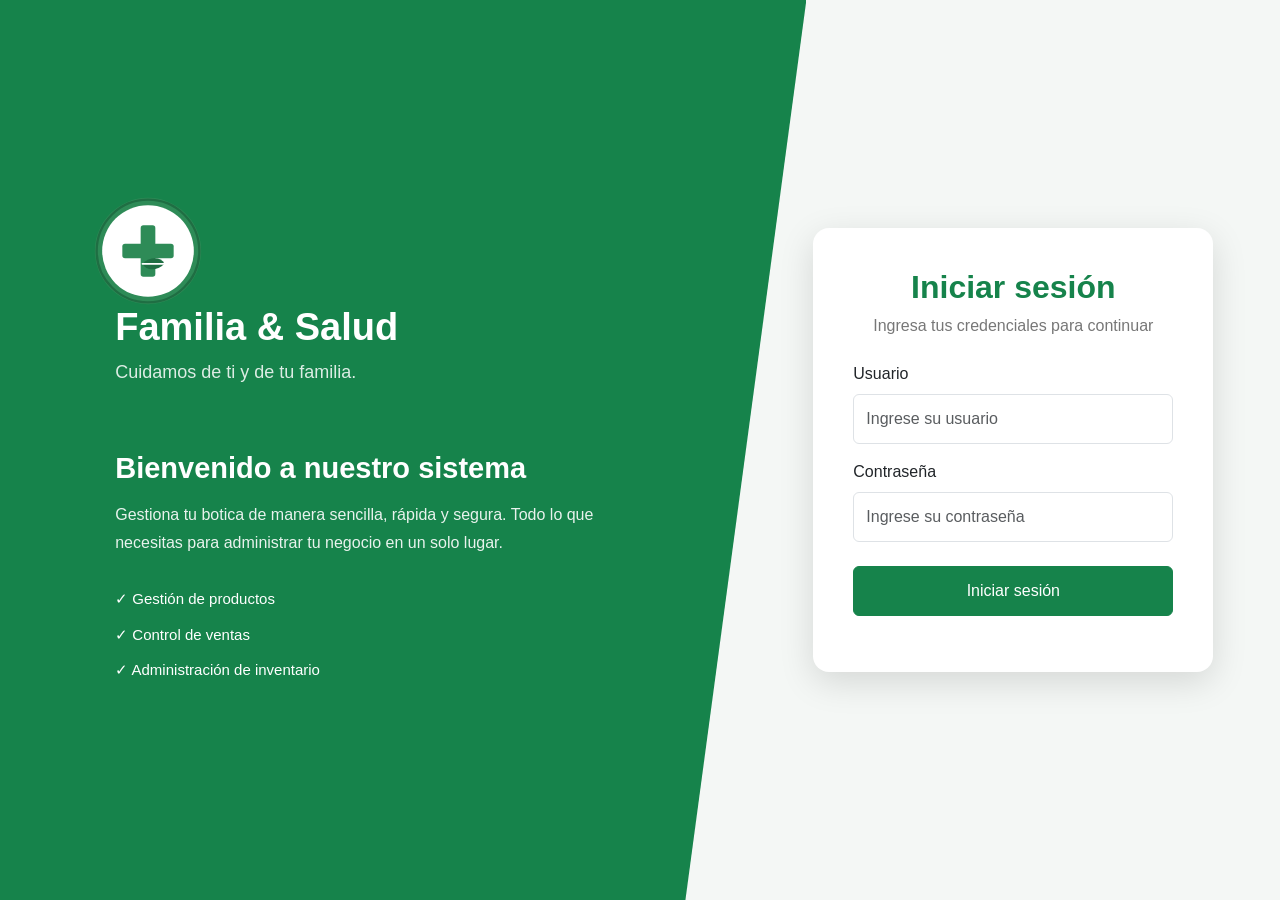
<file: frontend/html/index.html>
<!doctype html>
<html lang="es">
  <head>
    <meta charset="UTF-8" />
    <meta name="viewport" content="width=device-width, initial-scale=1.0" />

    <title>Boticas Familia & Salud</title>

    <!-- Bootstrap 5 -->
    <link
      href="https://cdn.jsdelivr.net/npm/bootstrap@5.3.8/dist/css/bootstrap.min.css"
      rel="stylesheet"
    />

    <!-- Estilos propios -->
    <link rel="stylesheet" href="../css/estilos.css" />
  </head>

  <body>
    <main class="container-fluid">
      <div class="row min-vh-100">
        <!-- LADO IZQUIERDO -->
        <section
          class="col-lg-7 zona-izquierda d-flex flex-column justify-content-center"
        >
          <div class="contenido-marca">
            <!-- Logo provisional -->
            <div class="logo-marca">
              <img
                src="../assets/logo.svg"
                alt="Logo Boticas Familia & Salud"
              />
            </div>

            <h1>Familia & Salud</h1>

            <p class="subtitulo">Cuidamos de ti y de tu familia.</p>

            <div class="mensaje-bienvenida">
              <h2>Bienvenido a nuestro sistema</h2>

              <p>
                Gestiona tu botica de manera sencilla, rápida y segura. Todo lo
                que necesitas para administrar tu negocio en un solo lugar.
              </p>
            </div>

            <div class="beneficios">
              <div>✓ Gestión de productos</div>
              <div>✓ Control de ventas</div>
              <div>✓ Administración de inventario</div>
            </div>
          </div>
        </section>

        <!-- LADO DERECHO -->
        <section
          class="col-12 col-lg-5 zona-derecha d-flex justify-content-center align-items-center"
        >
          <div class="login w-100">
            <div class="text-center mb-4">
              <h2>Iniciar sesión</h2>
              <p>Ingresa tus credenciales para continuar</p>
            </div>

            <form id="formulario-login">
              <label for="usuario" class="form-label"> Usuario </label>

              <input
                type="text"
                id="usuario"
                class="form-control mb-3"
                placeholder="Ingrese su usuario"
                required
              />

              <label for="contrasena" class="form-label"> Contraseña </label>

              <input
                type="password"
                id="contrasena"
                class="form-control mb-4"
                placeholder="Ingrese su contraseña"
                required
              />

              <button type="submit" class="btn btn-success w-100">
                Iniciar sesión
              </button>

              <p id="mensaje" class="mt-3"></p>
            </form>
          </div>
        </section>
      </div>
    </main>

    <script src="https://cdn.jsdelivr.net/npm/bootstrap@5.3.8/dist/js/bootstrap.bundle.min.js"></script>
    <script src="../js/app.js"></script>
  </body>
</html>
</file>
<file: frontend/css/estilos.css>
* {
  box-sizing: border-box;
}

body {
  margin: 0;
  font-family: Arial, sans-serif;
  background: #f4f7f5;
}

/* LADO IZQUIERDO */
.zona-izquierda {
  position: relative;
  isolation: isolate;
  padding: 60px 9%;
  color: white;
}

.zona-izquierda::before {
  content: "";
  position: absolute;
  z-index: -1;
  inset: 0 -8% 0 0;
  background: #16834b;
  clip-path: polygon(0 0, 100% 0, 85% 100%, 0 100%);
}

/* MARCA */
.contenido-marca {
  max-width: 570px;
}

.logo-marca {
  width: 65px;
  height: 65px;
  border: 2px solid white;
  border-radius: 18px;
  display: flex;
  justify-content: center;
  align-items: center;
  margin-bottom: 22px;
}

.logo-marca span {
  font-size: 48px;
  font-weight: bold;
}

.contenido-marca h1 {
  font-size: 38px;
  font-weight: bold;
  margin-bottom: 8px;
}

.subtitulo {
  font-size: 18px;
  opacity: 0.85;
}

.mensaje-bienvenida {
  margin-top: 65px;
  max-width: 480px;
}

.mensaje-bienvenida h2 {
  font-size: 29px;
  font-weight: bold;
  margin-bottom: 15px;
}

.mensaje-bienvenida p {
  font-size: 16px;
  line-height: 1.8;
  opacity: 0.9;
}

.beneficios {
  margin-top: 30px;
  display: flex;
  flex-direction: column;
  gap: 13px;
  font-size: 15px;
}

/* LADO DERECHO */
.zona-derecha {
  padding: 40px;
}

.login {
  max-width: 400px;
  padding: 40px;
  background: white;
  border-radius: 16px;
  box-shadow: 0 10px 35px rgba(0, 0, 0, 0.13);
}

.login h2 {
  color: #16834b;
  font-weight: bold;
}

.login p {
  color: #777;
}

.login .form-control {
  padding: 12px;
}

.login .btn {
  padding: 12px;
  background: #16834b;
  border-color: #16834b;
}
/*logo_botica*/

.logo-marca {
  margin-bottom: 22px;
}

.logo-marca img {
  width: 110px;
  height: auto;
  object-fit: contain;
}

/* RESPONSIVE */
@media (max-width: 991.98px) {
  .zona-izquierda {
    min-height: 350px;
    padding: 40px 30px;
  }

  .zona-izquierda::before {
    inset: 0;
    clip-path: polygon(0 0, 100% 0, 100% 85%, 0 100%);
  }

  .contenido-marca {
    max-width: 100%;
  }

  .contenido-marca h1 {
    font-size: 30px;
  }

  .mensaje-bienvenida {
    margin-top: 25px;
  }

  .mensaje-bienvenida h2 {
    font-size: 23px;
  }

  .beneficios {
    display: none;
  }

  .zona-derecha {
    padding: 35px 20px;
  }
}

@media (max-width: 480px) {
  .zona-izquierda {
    min-height: 300px;
    padding: 30px 24px;
  }

  .logo-marca {
    width: 50px;
    height: 50px;
  }

  .contenido-marca h1 {
    font-size: 26px;
  }

  .mensaje-bienvenida {
    margin-top: 20px;
  }

  .mensaje-bienvenida p {
    font-size: 14px;
  }

  .login {
    padding: 28px 22px;
  }
}
</file>
<file: frontend/css/dashboard.css>
/* 
   DASHBOARD
*/

.pagina-dashboard {
  background: #f4f7f5;
  min-height: 100vh;
}

/* 
   MENÚ LATERAL
 */

.sidebar {
  width: 250px;
  height: 100vh;
  position: fixed;
  top: 0;
  left: 0;
  background: #16834b;
  color: white;
  display: flex;
  flex-direction: column;
  flex-shrink: 0;
  overflow-y: auto;
  overflow-x: hidden;
  z-index: 1000;
}

.sidebar-logo {
  min-height: 85px;
  display: flex;
  align-items: center;
  gap: 12px;
  padding: 15px 20px;
  border-bottom: 1px solid rgba(255, 255, 255, 0.15);
  font-weight: bold;
}

.sidebar-logo img {
  width: 42px;
  height: 42px;
  object-fit: contain;
  background: white;
  border-radius: 8px;
  padding: 3px;
}

.sidebar-menu {
  padding: 25px 12px;
  flex-grow: 1;
}

.menu-titulo {
  font-size: 11px;
  color: rgba(255, 255, 255, 0.65);
  font-weight: bold;
  padding: 0 12px;
  margin-bottom: 15px;
}

.menu-link {
  width: 100%;
  display: flex;
  align-items: center;
  gap: 13px;
  color: rgba(255, 255, 255, 0.85);
  text-decoration: none;
  padding: 12px 14px;
  margin-bottom: 6px;
  border: none;
  border-radius: 7px;
  background: transparent;
  font: inherit;
  text-align: left;
  cursor: pointer;
  transition:
    background 0.2s,
    color 0.2s;
}

.menu-link:hover,
.menu-link.activo {
  background: rgba(255, 255, 255, 0.18);
  color: white;
}

.menu-link i {
  font-size: 19px;
}

.menu-link[hidden],
.opcion-movil[hidden],
.opcion-panel-mas[hidden],
[data-modulo][hidden] {
  display: none !important;
}

.sidebar-footer {
  padding: 15px 12px;
  border-top: 1px solid rgba(255, 255, 255, 0.15);
}

.boton-cerrar-sesion {
  font-size: 15px;
}

/* 
   CONTENIDO PRINCIPAL
*/

.contenido-principal {
  min-width: 0;
  margin-left: 250px;
  width: calc(100% - 250px);
  animation: entradaPagina 0.35s ease-out;
}

/* 
   BARRA SUPERIOR
*/

.topbar {
  min-height: 85px;
  background: white;
  display: flex;
  align-items: center;
  justify-content: space-between;
  padding: 15px 30px;
  border-bottom: 1px solid #e8ece9;
  gap: 15px;
}

.usuario-info {
  display: flex;
  align-items: center;
  gap: 12px;
}

.usuario-info strong {
  display: block;
  color: #26352c;
  font-size: 14px;
}

.usuario-info small {
  display: block;
  color: #777;
  font-size: 12px;
}

.usuario-avatar {
  width: 42px;
  height: 42px;
  background: #e6f4eb;
  color: #16834b;
  border-radius: 50%;
  display: flex;
  justify-content: center;
  align-items: center;
  font-size: 22px;
  flex-shrink: 0;
}

/* 
   CONTENIDO DEL DASHBOARD
 */

.contenido-dashboard {
  padding: 30px;
}

/*
   TARJETAS ESTADÍSTICAS
 */

.tarjeta-estadistica {
  background: #ffffff;
  padding: 22px;
  border-radius: 12px;
  border: 1px solid #edf0ed;
  box-shadow: 0 3px 12px rgba(0, 0, 0, 0.04);
  display: flex;
  align-items: center;
  gap: 18px;
  height: 100%;
  transition:
    transform 0.2s,
    box-shadow 0.2s;
}

.tarjeta-estadistica:hover {
  transform: translateY(-3px);
  box-shadow: 0 6px 18px rgba(0, 0, 0, 0.08);
}

.tarjeta-icono {
  width: 55px;
  height: 55px;
  min-width: 55px;
  border-radius: 12px;
  display: flex;
  align-items: center;
  justify-content: center;
  font-size: 25px;
}

.ventas-icono {
  background: #e3f5e9;
  color: #16834b;
}

.productos-icono {
  background: #e5efff;
  color: #3478d4;
}

.clientes-icono {
  background: #f0eaff;
  color: #8154c7;
}

.stock-icono {
  background: #fff0df;
  color: #e58b27;
}

.tarjeta-informacion {
  min-width: 0;
}

.tarjeta-informacion p {
  color: #777;
  font-size: 14px;
  margin-bottom: 6px;
}

.tarjeta-informacion h3 {
  color: #26352c;
  font-size: 23px;
  font-weight: bold;
  margin-bottom: 5px;
}

.tarjeta-informacion small {
  color: #999;
  font-size: 12px;
}

/* 
   GRÁFICOS DEL DASHBOARD
 */

.panel-dashboard {
  background: #ffffff;
  border: 1px solid #edf0ed;
  border-radius: 12px;
  padding: 22px;
  height: 100%;
  box-shadow: 0 3px 12px rgba(0, 0, 0, 0.04);
}

.panel-encabezado {
  margin-bottom: 20px;
}

.panel-encabezado h5 {
  font-size: 17px;
  font-weight: bold;
  color: #26352c;
  margin-bottom: 5px;
}

.panel-encabezado small {
  color: #888;
  font-size: 13px;
}

.grafico-contenedor {
  position: relative;
  width: 100%;
  height: 280px;
}

/* 
   MENÚ INFERIOR MÓVIL
 */

.menu-inferior {
  display: none;
}

.opcion-movil {
  display: flex;
  flex-direction: column;
  align-items: center;
  justify-content: center;
  gap: 4px;
  color: #777;
  text-decoration: none;
  font-size: 11px;
  flex: 1;
  height: 100%;
  border: none;
  background: transparent;
  cursor: pointer;
  transition: color 0.2s;
}

.opcion-movil i {
  font-size: 21px;
}

.opcion-movil:hover,
.opcion-movil.activo {
  color: #16834b;
  font-weight: bold;
}

.opcion-movil:focus-visible,
.opcion-panel-mas:focus-visible {
  outline: 2px solid #16834b;
  outline-offset: 3px;
}

/* 
   PANEL MÁS - DESLIZAMIENTO Y SCROLL
 */

.panel-mas {
  height: 85vh !important;
  height: 85dvh !important;
  max-height: 85dvh;
  display: flex;
  flex-direction: column;
  border-radius: 20px 20px 0 0;
  border: none;
  box-shadow: 0 -5px 20px rgba(0, 0, 0, 0.12);
  overflow: hidden;
}

.panel-mas .offcanvas-header {
  flex: 0 0 auto;
  padding: 20px 22px 12px;
  border-bottom: 1px solid #edf0ed;
  background: #fff;
}

.panel-mas .offcanvas-title {
  font-size: 18px;
  font-weight: bold;
  color: #26352c;
}

.panel-mas .offcanvas-body {
  flex: 1 1 auto;
  min-height: 0;
  overflow-y: auto !important;
  overscroll-behavior: contain;
  -webkit-overflow-scrolling: touch;
  padding: 18px 20px 35px;
}

.lista-opciones-mas {
  display: grid;
  grid-template-columns: repeat(2, minmax(0, 1fr));
  gap: 12px;
  padding-bottom: 15px;
}

.opcion-panel-mas {
  min-height: 75px;
  display: flex;
  align-items: center;
  gap: 12px;
  padding: 15px;
  border: 1px solid #edf0ed;
  border-radius: 10px;
  background: #fff;
  color: #34443a;
  text-decoration: none;
  font-size: 14px;
  text-align: left;
  cursor: pointer;
  transition: 0.2s;
}

.opcion-panel-mas:hover {
  background: #eaf6ee;
  border-color: #16834b;
  color: #16834b;
}

.opcion-panel-mas i {
  font-size: 21px;
  color: #16834b;
}

.cerrar-sesion-movil {
  width: 100%;
  font-family: inherit;
}

.cerrar-sesion-movil i {
  color: #dc3545;
}

.cerrar-sesion-movil:hover {
  background: #fff0f0;
  border-color: #dc3545;
  color: #dc3545;
}

/* 
   TABLETS Y MÓVILES
*/

@media (max-width: 991.98px) {
  /* Menú lateral desplegable */

  .sidebar {
    display: flex;
    position: fixed;
    top: 0;
    left: 0;
    width: 270px;
    max-width: 85vw;
    height: 100vh;
    height: 100dvh;
    z-index: 1100;
    transform: translateX(-100%);
    transition: transform 0.3s ease;
  }

  .sidebar.sidebar-abierto {
    transform: translateX(0);
  }

  .fondo-menu-movil {
    position: fixed;
    inset: 0;
    background: rgba(0, 0, 0, 0.45);
    z-index: 1090;
    opacity: 0;
    visibility: hidden;
    transition:
      opacity 0.3s ease,
      visibility 0.3s ease;
  }

  .fondo-menu-movil.fondo-menu-visible {
    opacity: 1;
    visibility: visible;
  }

  /* Contenido */

  .contenido-principal {
    margin-left: 0;
    width: 100%;
  }

  /* Barra inferior */

  .menu-inferior {
    position: fixed;
    display: flex;
    align-items: center;
    justify-content: space-around;
    bottom: 0;
    left: 0;
    width: 100%;
    height: 68px;
    padding: 5px 4px;
    background: #ffffff;
    border-top: 1px solid #e8ece9;
    box-shadow: 0 -3px 15px rgba(0, 0, 0, 0.07);
    z-index: 1050;
  }
}

/* 
   GRÁFICOS EN MÓVILES
 */

@media (max-width: 575.98px) {
  .topbar {
    min-height: 75px;
    padding: 12px;
  }

  .topbar h5 {
    font-size: 16px;
  }

  .contenido-dashboard {
    padding: 18px 12px 100px;
  }

  .tarjeta-estadistica {
    padding: 17px;
    gap: 13px;
  }

  .tarjeta-icono {
    width: 48px;
    height: 48px;
    min-width: 48px;
    font-size: 22px;
  }

  .tarjeta-informacion h3 {
    font-size: 20px;
  }

  .panel-dashboard {
    padding: 16px;
  }

  .grafico-contenedor {
    height: 240px;
  }

  .lista-opciones-mas {
    grid-template-columns: 1fr;
  }

  .opcion-movil {
    font-size: 10px;
  }

  .opcion-movil i {
    font-size: 20px;
  }
}

/* 
   ANIMACIÓN
*/

@keyframes entradaPagina {
  from {
    opacity: 0;
    transform: translateY(8px);
  }

  to {
    opacity: 1;
    transform: translateY(0);
  }
}

/* 
   ACCESIBILIDAD
 */

@media (prefers-reduced-motion: reduce) {
  *,
  *::before,
  *::after {
    animation-duration: 0.01ms !important;
    transition-duration: 0.01ms !important;
  }
}
</file>
<file: frontend/css/clientes.css>
/* ENCABEZADO */
.encabezado-clientes {
  display: flex;
  justify-content: space-between;
  align-items: center;
  gap: 15px;
  margin-bottom: 25px;
}

.encabezado-clientes h4 {
  margin: 0 0 6px;
  font-weight: 700;
  color: #263238;
}

.encabezado-clientes p {
  margin: 0;
  color: #78838b;
  font-size: 14px;
}

/* 
   TARJETAS DE ESTADÍSTICAS
 */

.tarjeta-cliente {
  background: #fff;
  border: 1px solid #edf0f2;
  border-radius: 12px;
  padding: 22px;
  display: flex;
  align-items: center;
  justify-content: space-between;
  min-height: 110px;
}

.tarjeta-cliente span {
  color: #78838b;
  font-size: 14px;
}

.tarjeta-cliente h3 {
  margin: 8px 0 0;
  color: #263238;
  font-weight: 700;
}

.icono-tarjeta {
  width: 48px;
  height: 48px;
  flex-shrink: 0;
  border-radius: 12px;
  background: #e8f5ed;
  color: #16834b;
  display: flex;
  align-items: center;
  justify-content: center;
  font-size: 23px;
}

/* 
   PANEL DE CLIENTES
 */

.panel-clientes {
  background: #fff;
  border: 1px solid #edf0f2;
  border-radius: 12px;
  padding: 22px;
}

.panel-clientes-header {
  display: flex;
  align-items: center;
  justify-content: space-between;
  gap: 12px;
  margin-bottom: 20px;
}

.panel-clientes-header h5 {
  margin: 0 0 5px;
  font-weight: 700;
  color: #263238;
}

.panel-clientes-header p {
  margin: 0;
  color: #78838b;
  font-size: 13px;
}

/* 
   BÚSQUEDA
 */

.filtros-clientes {
  display: flex;
  gap: 10px;
  margin-bottom: 18px;
}

.campo-busqueda {
  position: relative;
  flex: 1;
  min-width: 0;
}

.campo-busqueda i {
  position: absolute;
  left: 13px;
  top: 50%;
  transform: translateY(-50%);
  color: #89939a;
  pointer-events: none;
}

.campo-busqueda input {
  padding-left: 38px;
  min-height: 40px;
}

/*
   TABLA
 */

.tabla-clientes {
  margin-bottom: 0;
  white-space: nowrap;
}

.tabla-clientes thead th {
  background: #f7f9f8;
  color: #68747b;
  font-size: 12px;
  font-weight: 600;
  padding: 14px 12px;
  border-bottom: 1px solid #e9eeeb;
}

.tabla-clientes tbody td {
  padding: 13px 12px;
  color: #4d5960;
  font-size: 13px;
  border-bottom: 1px solid #f0f2f1;
}

.nombre-cliente-tabla {
  display: flex;
  align-items: center;
  gap: 10px;
}

.nombre-cliente-tabla strong {
  color: #344047;
  font-weight: 600;
}

.avatar-cliente-tabla {
  width: 34px;
  height: 34px;
  flex-shrink: 0;
  border-radius: 50%;
  background: #e8f5ed;
  color: #16834b;
  display: flex;
  align-items: center;
  justify-content: center;
  font-size: 17px;
}

.acciones-cliente {
  display: flex;
  justify-content: center;
  gap: 5px;
}

.acciones-cliente .btn {
  width: 32px;
  height: 30px;
  padding: 3px;
}

/* 
   ESTADO VACÍO
 */

.estado-vacio {
  text-align: center;
  padding: 35px 15px;
  color: #78838b;
}

.estado-vacio > i {
  font-size: 38px;
  color: #aab5ae;
}

.estado-vacio h6 {
  color: #344047;
  margin-top: 12px;
  font-weight: 600;
}

.estado-vacio p {
  font-size: 13px;
  margin-bottom: 0;
}

.pie-tabla-clientes {
  padding-top: 15px;
  color: #78838b;
  font-size: 12px;
}

/* 
   MODALES DEL MÓDULO CLIENTES
*/

#modalCliente .modal-content,
#modalDetalleCliente .modal-content {
  border: 0;
  border-radius: 13px;
  overflow: hidden;
}

#modalCliente .modal-header,
#modalDetalleCliente .modal-header {
  padding: 20px 22px;
  border-bottom: 1px solid #edf0f2;
}

#modalCliente .modal-title,
#modalDetalleCliente .modal-title {
  color: #263238;
  font-weight: 700;
}

#modalCliente .modal-header small,
#modalDetalleCliente .modal-header small {
  color: #78838b;
}

#modalCliente .modal-body,
#modalDetalleCliente .modal-body {
  padding: 22px;
}

#modalCliente .modal-footer,
#modalDetalleCliente .modal-footer {
  padding: 15px 22px;
  border-top: 1px solid #edf0f2;
}

#modalCliente .form-label {
  font-size: 13px;
  font-weight: 600;
  color: #46535a;
}

#modalCliente .form-control {
  min-height: 42px;
  font-size: 14px;
}

/* 
   DETALLE DEL CLIENTE
 */

.detalle-cliente-avatar {
  width: 65px;
  height: 65px;
  border-radius: 50%;
  background: #e8f5ed;
  color: #16834b;
  font-size: 30px;
  display: flex;
  align-items: center;
  justify-content: center;
  margin: 5px auto 0;
}

.dato-detalle {
  display: flex;
  justify-content: space-between;
  gap: 15px;
  padding: 12px 0;
  border-bottom: 1px solid #edf0f2;
  font-size: 13px;
}

.dato-detalle span {
  color: #78838b;
}

.dato-detalle strong {
  color: #344047;
  text-align: right;
  font-weight: 600;
  overflow-wrap: anywhere;
}

/* 
   MENÚ INFERIOR MÓVIL
 */

.menu-inferior {
  display: none;
}

.opcion-movil {
  border: none;
  background: transparent;
  color: #78838b;
  text-decoration: none;
  display: flex;
  flex-direction: column;
  align-items: center;
  justify-content: center;
  gap: 4px;
  flex: 1;
  min-width: 0;
  padding: 8px 4px;
  font-size: 11px;
  font-weight: 500;
  cursor: pointer;
}

.opcion-movil i {
  font-size: 21px;
}

.opcion-movil.activo {
  color: #16834b;
  font-weight: 700;
}

.opcion-movil:hover {
  color: #16834b;
}

/* 
   PANEL MÁS - MENÚ DESPLEGABLE
*/

.panel-mas {
  height: auto !important;
  max-height: 75vh;
  border: none;
  border-radius: 20px 20px 0 0;
  box-shadow: 0 -5px 25px rgba(0, 0, 0, 0.12);
}

.panel-mas .offcanvas-header {
  padding: 20px 22px 12px;
  border-bottom: 1px solid #edf0f2;
}

.panel-mas .offcanvas-title {
  color: #263238;
  font-weight: 700;
}

.panel-mas .offcanvas-body {
  padding: 15px 20px 30px;
  overflow-y: auto;
}

.opcion-panel-mas {
  display: flex;
  flex-direction: column;
  align-items: center;
  justify-content: center;
  gap: 10px;
  min-height: 100px;
  height: 100%;
  padding: 15px;
  color: #16834b;
  text-decoration: none;
  background: #f3f8f5;
  border: 1px solid #e8f1eb;
  border-radius: 12px;
  text-align: center;
  transition:
    background 0.2s ease,
    transform 0.2s ease;
}

.opcion-panel-mas i {
  font-size: 25px;
}

.opcion-panel-mas span {
  color: #344047;
  font-size: 13px;
  font-weight: 600;
}

.opcion-panel-mas:hover {
  background: #e3f2e9;
  color: #116b3d;
  transform: translateY(-2px);
}

/* 
   RESPONSIVE - TABLETS Y MÓVILES
*/

@media (max-width: 768px) {
  .encabezado-clientes {
    align-items: flex-start;
    flex-direction: column;
  }

  .encabezado-clientes .btn {
    width: 100%;
  }

  .panel-clientes {
    padding: 15px;
  }

  .panel-clientes-header {
    align-items: flex-start;
    flex-direction: column;
  }

  .filtros-clientes {
    flex-direction: column;
  }

  .filtros-clientes .btn {
    width: 100%;
  }

  .tarjeta-cliente {
    padding: 17px;
  }

  /* Espacio para que el menú inferior no tape el contenido */
  .contenido-principal {
    padding-bottom: 85px;
  }

  /* Menú inferior fijo */
  .menu-inferior {
    display: flex;
    position: fixed;
    z-index: 1030;
    bottom: 0;
    left: 0;
    width: 100%;
    min-height: 65px;
    padding: 5px 8px;
    background: #fff;
    border-top: 1px solid #e9eeeb;
    box-shadow: 0 -3px 12px rgba(0, 0, 0, 0.06);
  }
}

@media (max-width: 400px) {
  .dato-detalle {
    flex-direction: column;
    gap: 4px;
  }

  .dato-detalle strong {
    text-align: left;
  }

  .panel-mas .offcanvas-body {
    padding-left: 14px;
    padding-right: 14px;
  }
}
</file>
<file: frontend/css/configuracion.css>
/* ENCABEZADO */
.encabezado-configuracion h4 {
  font-weight: 700;
  margin-bottom: 6px;
}

/* PANELES */
.panel-configuracion {
  background: #ffffff;
  border: 1px solid #e8eaf0;
  border-radius: 12px;
  padding: 24px;
  box-shadow: 0 2px 8px rgba(0, 0, 0, 0.03);
}

.titulo-panel {
  display: flex;
  align-items: center;
  gap: 14px;
  margin-bottom: 24px;
}

.icono-panel {
  width: 44px;
  height: 44px;
  display: flex;
  align-items: center;
  justify-content: center;
  background: #eef3ff;
  color: #3158a5;
  border-radius: 10px;
  font-size: 21px;
}

.titulo-panel h5 {
  font-size: 17px;
  font-weight: 700;
  margin: 0 0 4px;
}

.titulo-panel p {
  color: #7b8493;
  font-size: 13px;
  margin: 0;
}

/* FORMULARIOS */
.panel-configuracion .form-label {
  font-weight: 600;
  font-size: 13px;
  color: #394150;
}

.panel-configuracion .form-control,
.panel-configuracion .form-select {
  min-height: 42px;
  border-color: #dfe3ea;
  font-size: 14px;
}

.panel-configuracion .form-control:focus,
.panel-configuracion .form-select:focus {
  border-color: #7895d4;
  box-shadow: 0 0 0 3px rgba(49, 88, 165, 0.1);
}

/* NOTIFICACIONES */
.preferencia-notificaciones {
  display: flex;
  align-items: center;
  justify-content: space-between;
  gap: 15px;
  padding: 16px;
  background: #f8f9fc;
  border: 1px solid #edf0f5;
  border-radius: 9px;
}

.preferencia-notificaciones strong {
  font-size: 14px;
}

.preferencia-notificaciones p {
  font-size: 13px;
  margin-top: 4px;
}

.preferencia-notificaciones .form-check-input {
  width: 42px;
  height: 22px;
  cursor: pointer;
}

/* ACCIONES */
.acciones-configuracion {
  display: flex;
  justify-content: flex-end;
  gap: 10px;
  margin-bottom: 25px;
}

.acciones-configuracion .btn {
  padding: 10px 18px;
  font-size: 14px;
  font-weight: 600;
  border-radius: 8px;
}

/* RESPONSIVE */
@media (max-width: 576px) {
  .panel-configuracion {
    padding: 17px;
  }

  .titulo-panel {
    margin-bottom: 20px;
  }

  .acciones-configuracion {
    flex-direction: column-reverse;
  }

  .acciones-configuracion .btn {
    width: 100%;
  }
}
</file>
<file: frontend/css/historial-ventas.css>
.pagina-dashboard {
  background: #f4f7f5;
  min-height: 100vh;
}

/*
   ENCABEZADO
 */

.encabezado-historial {
  display: flex;
  align-items: center;
  justify-content: space-between;
  gap: 15px;
}

.encabezado-historial h4 {
  color: #26352c;
  font-size: 23px;
  font-weight: bold;
  margin-bottom: 5px;
}

.encabezado-historial p {
  color: #777;
  font-size: 14px;
  margin-bottom: 0;
}

/* 
   TARJETAS ESTADÍSTICAS
*/

.tarjeta-historial {
  background: #ffffff;
  padding: 20px;
  border-radius: 12px;
  border: 1px solid #edf0ed;
  box-shadow: 0 3px 12px rgba(0, 0, 0, 0.04);
  display: flex;
  align-items: center;
  gap: 16px;
  height: 100%;
}

.tarjeta-historial-icono {
  width: 52px;
  height: 52px;
  min-width: 52px;
  border-radius: 12px;
  display: flex;
  align-items: center;
  justify-content: center;
  font-size: 24px;
}

.tarjeta-historial p {
  color: #777;
  font-size: 13px;
  margin-bottom: 5px;
}

.tarjeta-historial h4 {
  color: #26352c;
  font-size: 22px;
  font-weight: bold;
  margin-bottom: 4px;
}

.tarjeta-historial small {
  color: #999;
  font-size: 12px;
}

/* COLORES DE ICONOS */

.ventas-icono {
  background: #e3f5e9;
  color: #16834b;
}

.productos-icono {
  background: #e5efff;
  color: #3478d4;
}

.clientes-icono {
  background: #f0eaff;
  color: #8154c7;
}

/* 
   PANELES
 */

.panel-historial {
  background: #ffffff;
  border: 1px solid #edf0ed;
  border-radius: 12px;
  padding: 22px;
  box-shadow: 0 3px 12px rgba(0, 0, 0, 0.04);
}

.panel-historial-titulo {
  display: flex;
  align-items: center;
  justify-content: space-between;
  gap: 12px;
  margin-bottom: 20px;
}

.panel-historial-titulo h6 {
  color: #26352c;
  font-size: 16px;
  font-weight: bold;
  margin-bottom: 5px;
}

.panel-historial-titulo h6 i {
  color: #16834b;
}

.panel-historial-titulo small {
  color: #888;
  font-size: 13px;
}

/* 
   FILTROS
 */

.panel-historial .form-label {
  color: #444;
  font-size: 13px;
  font-weight: 600;
  margin-bottom: 7px;
}

.panel-historial .form-control,
.panel-historial .form-select,
.panel-historial .input-group-text {
  min-height: 40px;
  font-size: 13px;
  border-color: #e1e7e2;
}

.panel-historial .input-group-text {
  background: #f8faf8;
  color: #16834b;
}

.panel-historial .form-control:focus,
.panel-historial .form-select:focus {
  border-color: #16834b;
  box-shadow: 0 0 0 0.2rem rgba(22, 131, 75, 0.12);
}

/* 
   TABLA DE VENTAS
*/

.panel-historial .table {
  margin-bottom: 0;
  font-size: 13px;
}

.panel-historial .table thead th {
  color: #536158;
  font-size: 12px;
  font-weight: 700;
  white-space: nowrap;
  padding: 13px 12px;
  background: #f6f8f6;
  border-bottom: 1px solid #e8ece9;
}

.panel-historial .table tbody td {
  color: #555;
  padding: 13px 12px;
  vertical-align: middle;
}

.panel-historial .table tbody tr:hover {
  background: #f8fbf8;
}

/*
   ESTADO DE VENTA
*/

.estado-venta {
  font-size: 11px;
  font-weight: 600;
  padding: 6px 10px;
  border-radius: 20px;
}

/*
   BOTONES
*/

.btn-ver-detalle {
  width: 34px;
  height: 32px;
  display: inline-flex;
  align-items: center;
  justify-content: center;
}

.encabezado-historial .btn-success {
  background: #16834b;
  border-color: #16834b;
  font-size: 13px;
  padding: 10px 16px;
}

.encabezado-historial .btn-success:hover {
  background: #116b3d;
  border-color: #116b3d;
}

/* 
   MODAL DETALLE
 */

#modalDetalleVenta .modal-content {
  border: none;
  border-radius: 12px;
  overflow: hidden;
}

#modalDetalleVenta .modal-header {
  background: #ffffff;
  border-bottom: 1px solid #edf0ed;
}

#modalDetalleVenta .modal-title {
  color: #26352c;
  font-size: 17px;
  font-weight: bold;
}

#modalDetalleVenta .modal-title i {
  color: #16834b;
}

#modalDetalleVenta .modal-body {
  padding: 24px;
}

#modalDetalleVenta .modal-body small {
  color: #888;
  font-size: 12px;
}

#modalDetalleVenta .modal-body strong {
  color: #26352c;
  font-size: 13px;
}

/* 
   BARRA SUPERIOR Y MENÚ HAMBURGUESA
 */

#btn-menu {
  display: none;
  flex-shrink: 0;
  width: 42px;
  height: 42px;
  align-items: center;
  justify-content: center;
  border: none;
  border-radius: 8px;
  background: #e6f4eb;
  color: #16834b;
  padding: 0;
  cursor: pointer;
}

#btn-menu i {
  font-size: 25px;
}

#btn-menu:hover {
  background: #d5ecdd;
}

/* 
   MENÚ INFERIOR MÓVIL
 */

.menu-inferior {
  display: none;
}

.opcion-movil {
  min-width: 0;
  flex: 1;
  height: 100%;
  display: flex;
  flex-direction: column;
  align-items: center;
  justify-content: center;
  gap: 4px;
  color: #777;
  text-decoration: none;
  font-size: 11px;
  border: none;
  background: transparent;
  cursor: pointer;
  transition: color 0.2s;
}

.opcion-movil i {
  font-size: 21px;
}

.opcion-movil:hover,
.opcion-movil.activo {
  color: #16834b;
  font-weight: bold;
}

.opcion-movil:focus-visible,
.opcion-panel-mas:focus-visible {
  outline: 2px solid #16834b;
  outline-offset: 3px;
}

/* 
   PANEL MÁS - DESLIZAMIENTO
*/

.panel-mas {
  height: 85vh !important;
  height: 85dvh !important;
  max-height: 85dvh;
  display: flex;
  flex-direction: column;
  overflow: hidden;
  border: none;
  border-radius: 20px 20px 0 0;
  box-shadow: 0 -5px 20px rgba(0, 0, 0, 0.12);
}

.panel-mas .offcanvas-header {
  flex: 0 0 auto;
  padding: 20px 22px 12px;
  border-bottom: 1px solid #edf0ed;
  background: #ffffff;
}

.panel-mas .offcanvas-title {
  font-size: 18px;
  font-weight: bold;
  color: #26352c;
}

.panel-mas .offcanvas-body {
  flex: 1 1 auto;
  min-height: 0;
  overflow-y: auto !important;
  overscroll-behavior: contain;
  -webkit-overflow-scrolling: touch;
  padding: 18px 20px 35px;
}

.lista-opciones-mas {
  display: grid;
  grid-template-columns: repeat(2, minmax(0, 1fr));
  gap: 12px;
  padding-bottom: 15px;
}

.opcion-panel-mas {
  min-height: 75px;
  display: flex;
  align-items: center;
  gap: 12px;
  padding: 15px;
  border: 1px solid #edf0ed;
  border-radius: 10px;
  background: #ffffff;
  color: #34443a;
  text-decoration: none;
  font-size: 14px;
  text-align: left;
  cursor: pointer;
  transition: 0.2s;
}

.opcion-panel-mas:hover {
  background: #eaf6ee;
  border-color: #16834b;
  color: #16834b;
}

.opcion-panel-mas i {
  font-size: 21px;
  color: #16834b;
}

.cerrar-sesion-movil {
  width: 100%;
  font-family: inherit;
}

.cerrar-sesion-movil i {
  color: #dc3545;
}

.cerrar-sesion-movil:hover {
  background: #fff0f0;
  border-color: #dc3545;
  color: #dc3545;
}

/* 
   RESPONSIVE - TABLETS
 */

@media (max-width: 991.98px) {
  .contenido-principal {
    margin-left: 0;
    width: 100%;
  }

  .encabezado-historial {
    align-items: flex-start;
  }

  .panel-historial {
    padding: 18px;
  }

  /* Hamburguesa visible */

  #btn-menu {
    display: flex !important;
  }

  /* Barra inferior visible */

  .menu-inferior {
    display: flex !important;
    position: fixed;
    bottom: 0;
    left: 0;
    right: 0;
    width: 100%;
    height: 68px;
    padding: 5px 4px;
    align-items: center;
    justify-content: space-around;
    background: #ffffff;
    border-top: 1px solid #e8ece9;
    box-shadow: 0 -3px 15px rgba(0, 0, 0, 0.07);
    z-index: 1050;
  }

  /* Espacio para que el contenido no quede tapado */

  .contenido-historial {
    padding-bottom: 110px !important;
  }
}

/* 
   RESPONSIVE - CELULARES
 */

@media (max-width: 575.98px) {
  .encabezado-historial {
    flex-direction: column;
  }

  .encabezado-historial .btn-success {
    width: 100%;
  }

  .tarjeta-historial {
    padding: 16px;
  }

  .panel-historial {
    padding: 14px;
  }

  .panel-historial-titulo {
    align-items: flex-start;
  }

  #modalDetalleVenta .modal-body {
    padding: 16px;
  }

  .lista-opciones-mas {
    grid-template-columns: 1fr;
  }

  .contenido-historial {
    padding-bottom: 110px !important;
  }

  .opcion-movil {
    font-size: 10px;
  }

  .opcion-movil i {
    font-size: 20px;
  }
}

/* 
   ACCESIBILIDAD
 */

@media (prefers-reduced-motion: reduce) {
  *,
  *::before,
  *::after {
    animation-duration: 0.01ms !important;
    transition-duration: 0.01ms !important;
  }
}
</file>
<file: frontend/css/producto.css>
/* ENCABEZADO */
.encabezado-productos {
  display: flex;
  justify-content: space-between;
  align-items: center;
  flex-wrap: wrap;
  gap: 15px;
}

.encabezado-productos h3 {
  color: #26352c;
  font-weight: 600;
  margin-bottom: 8px;
}

.encabezado-productos p {
  color: #777;
}

.encabezado-productos .btn-success {
  background: #16834b;
  border-color: #16834b;
  padding: 10px 18px;
  border-radius: 8px;
}

.encabezado-productos .btn-success:hover {
  background: #116b3c;
}

/* TARJETAS DE RESUMEN */
.tarjeta-producto-resumen {
  background: #fff;
  border: 1px solid #edf0ed;
  border-radius: 12px;
  padding: 22px;
  display: flex;
  align-items: center;
  gap: 16px;
  height: 100%;
  box-shadow: 0 3px 12px rgba(0, 0, 0, 0.04);
  transition: 0.2s;
}

.tarjeta-producto-resumen:hover {
  transform: translateY(-3px);
  box-shadow: 0 6px 18px rgba(0, 0, 0, 0.08);
}

.tarjeta-producto-resumen p {
  color: #777;
  font-size: 14px;
  margin-bottom: 6px;
}

.tarjeta-producto-resumen h4 {
  color: #26352c;
  font-size: 25px;
  font-weight: bold;
  margin: 0;
}

.resumen-icono {
  width: 52px;
  height: 52px;
  min-width: 52px;
  border-radius: 12px;
  display: flex;
  align-items: center;
  justify-content: center;
  font-size: 24px;
}

.resumen-icono.verde {
  background: #e3f5e9;
  color: #16834b;
}

.resumen-icono.azul {
  background: #e5efff;
  color: #3478d4;
}

.resumen-icono.naranja {
  background: #fff0df;
  color: #e58b27;
}

/* PANEL DE PRODUCTOS */
.panel-productos {
  background: #fff;
  border: 1px solid #edf0ed;
  border-radius: 12px;
  padding: 24px;
  box-shadow: 0 3px 12px rgba(0, 0, 0, 0.04);
}

.panel-productos-header {
  margin-bottom: 22px;
}

.panel-productos-header h5 {
  color: #26352c;
  font-size: 18px;
  font-weight: bold;
  margin-bottom: 5px;
}

.panel-productos-header small {
  color: #888;
}

/* BUSCADOR Y FILTROS */

.panel-productos .form-label {
  font-size: 13px;
  font-weight: 600;
  color: #374151;
  margin-bottom: 7px;
}

.panel-productos .form-control,
.panel-productos .form-select,
.panel-productos .input-group-text {
  min-height: 42px;
  border-color: #dee2e6;
  font-size: 13px;
}

.panel-productos .form-control:focus,
.panel-productos .form-select:focus {
  border-color: #198754;
  box-shadow: 0 0 0 0.2rem rgba(25, 135, 84, 0.12);
}

.panel-productos .input-group-text {
  background: #f8faf9;
  color: #198754;
}

/* TABLA */
.tabla-productos {
  margin-bottom: 0;
  white-space: nowrap;
}

.tabla-productos thead th {
  background: #f6f9f7;
  color: #34443a;
  font-size: 13px;
  font-weight: 600;
  padding: 15px 12px;
  border-bottom: 1px solid #e5ebe7;
}

.tabla-productos tbody td {
  padding: 14px 12px;
  font-size: 13px;
  color: #555;
  border-bottom: 1px solid #edf0ed;
}

.tabla-productos tbody tr:hover {
  background: #f8fbf9;
}

/* MODAL */
.modal-content {
  border: none;
  border-radius: 12px;
  overflow: hidden;
}

.modal-header {
  padding: 20px 24px;
  border-bottom: 1px solid #edf0ed;
}

.modal-title {
  color: #26352c;
  font-weight: 600;
}

.modal-body {
  padding: 24px;
}

.modal-body .form-label {
  color: #34443a;
  font-size: 14px;
  font-weight: 500;
}

.modal-body .form-control,
.modal-body .form-select {
  min-height: 42px;
  border-color: #dfe5e1;
}

.modal-body .form-control:focus,
.modal-body .form-select:focus {
  border-color: #16834b;
  box-shadow: 0 0 0 0.2rem rgba(22, 131, 75, 0.12);
}

.modal-footer {
  padding: 16px 24px;
  background: #fafcfb;
}

/* 
   NOTIFICACIÓN DE ÉXITO
 */

.notificacion-exito {
  position: fixed;
  top: 50%;
  left: 50%;
  transform: translate(-50%, -45%) scale(0.85);

  width: 330px;
  padding: 30px 25px;

  background: #ffffff;
  border-radius: 16px;
  text-align: center;

  box-shadow: 0 10px 40px rgba(0, 0, 0, 0.15);

  z-index: 9999;

  opacity: 0;
  visibility: hidden;

  transition: 0.3s ease;
}

.notificacion-exito.mostrar {
  opacity: 1;
  visibility: visible;
  transform: translate(-50%, -50%) scale(1);
}

/* CÍRCULO ANIMADO */

.animacion-exito {
  width: 65px;
  height: 65px;
  margin: 0 auto 18px;

  border: 4px solid #dff3e7;
  border-top-color: #16834b;
  border-radius: 50%;

  display: flex;
  align-items: center;
  justify-content: center;

  color: #16834b;
  font-size: 27px;

  animation: girarCirculo 0.8s linear infinite;
}

@keyframes girarCirculo {
  to {
    transform: rotate(360deg);
  }
}

/* ANIMACIÓN DE CONFIRMACIÓN */

.animacion-exito.completado {
  animation: aparecer 0.4s ease forwards;
  border: 4px solid #16834b;
  background: #e3f5e9;
}

@keyframes aparecer {
  from {
    transform: scale(0.5);
  }
  to {
    transform: scale(1);
  }
}

.notificacion-exito h5 {
  color: #26352c;
  font-weight: 600;
  margin-bottom: 8px;
}

.notificacion-exito p {
  color: #777;
  font-size: 14px;
  margin: 0;
}

/* FONDO OSCURO */

.fondo-notificacion {
  position: fixed;
  inset: 0;
  background: rgba(0, 0, 0, 0.25);
  z-index: 9998;

  opacity: 0;
  visibility: hidden;
  transition: 0.3s;
}

.fondo-notificacion.mostrar {
  opacity: 1;
  visibility: visible;
}

/* RESPONSIVE */
@media (max-width: 767.98px) {
  .encabezado-productos {
    align-items: flex-start;
  }

  .encabezado-productos .btn-success {
    width: 100%;
  }

  .panel-productos {
    padding: 16px;
  }

  .tarjeta-producto-resumen {
    padding: 17px;
  }
}

/* TRANSICIÓN ENTRE PÁGINAS */

@keyframes entradaPagina {
  from {
    opacity: 0;
    transform: translateY(8px);
  }

  to {
    opacity: 1;
    transform: translateY(0);
  }
}

.contenido-principal {
  animation: entradaPagina 0.35s ease-out;
}
</file>
<file: frontend/css/usuarios.css>
/* ENCABEZADO */
.encabezado-usuarios {
  display: flex;
  align-items: center;
  justify-content: space-between;
  gap: 15px;
  margin-bottom: 25px;
}

.encabezado-usuarios h4 {
  margin: 0 0 6px;
  color: #263238;
  font-weight: 700;
}

.encabezado-usuarios p {
  margin: 0;
  color: #78838b;
  font-size: 14px;
}

/* TARJETAS */
.tarjeta-usuario {
  background: #fff;
  border: 1px solid #edf0f2;
  border-radius: 12px;
  padding: 22px;
  display: flex;
  align-items: center;
  justify-content: space-between;
  min-height: 110px;
}

.tarjeta-usuario span {
  color: #78838b;
  font-size: 14px;
}

.tarjeta-usuario h3 {
  margin: 8px 0 0;
  color: #263238;
  font-weight: 700;
}

.icono-usuario {
  width: 48px;
  height: 48px;
  border-radius: 12px;
  background: #e8f5ed;
  color: #16834b;
  display: flex;
  align-items: center;
  justify-content: center;
  font-size: 23px;
  flex-shrink: 0;
}

/* PANEL */
.panel-usuarios {
  background: #fff;
  border: 1px solid #edf0f2;
  border-radius: 12px;
  padding: 22px;
}

.panel-usuarios-header {
  display: flex;
  align-items: center;
  justify-content: space-between;
  gap: 12px;
  margin-bottom: 20px;
}

.panel-usuarios-header h5 {
  margin: 0 0 5px;
  font-weight: 700;
  color: #263238;
}

.panel-usuarios-header p {
  margin: 0;
  color: #78838b;
  font-size: 13px;
}

/* FILTROS */
.filtros-usuarios {
  display: flex;
  align-items: center;
  gap: 10px;
  margin-bottom: 18px;
}

.campo-busqueda-usuario {
  position: relative;
  flex: 1;
}

.campo-busqueda-usuario i {
  position: absolute;
  left: 13px;
  top: 50%;
  transform: translateY(-50%);
  color: #89939a;
}

.campo-busqueda-usuario input {
  padding-left: 38px;
  min-height: 40px;
}

.filtro-rol,
.filtro-estado {
  max-width: 180px;
  min-height: 40px;
  font-size: 13px;
}

/* TABLA */
.tabla-usuarios {
  margin-bottom: 0;
  white-space: nowrap;
}

.tabla-usuarios thead th {
  background: #f7f9f8;
  color: #68747b;
  font-size: 12px;
  font-weight: 600;
  padding: 14px 12px;
  border-bottom: 1px solid #e9eeeb;
}

.tabla-usuarios tbody td {
  padding: 13px 12px;
  color: #4d5960;
  font-size: 13px;
  border-bottom: 1px solid #f0f2f1;
}

.nombre-usuario-tabla {
  display: flex;
  align-items: center;
  gap: 10px;
}

.nombre-usuario-tabla strong {
  color: #344047;
  font-weight: 600;
}

.avatar-usuario-tabla {
  width: 34px;
  height: 34px;
  border-radius: 50%;
  background: #e8f5ed;
  color: #16834b;
  display: flex;
  align-items: center;
  justify-content: center;
  font-size: 17px;
  flex-shrink: 0;
}

.acciones-usuario {
  display: flex;
  justify-content: center;
  gap: 5px;
}

.acciones-usuario .btn {
  width: 32px;
  height: 30px;
  padding: 3px;
}

/* ESTADOS */
.estado-badge {
  display: inline-block;
  padding: 5px 10px;
  border-radius: 20px;
  font-size: 11px;
  font-weight: 600;
}

.estado-activo {
  background: #e4f5eb;
  color: #16834b;
}

.estado-inactivo {
  background: #fce8e8;
  color: #c0392b;
}

/* ROLES */
.rol-badge {
  display: inline-block;
  padding: 5px 9px;
  border-radius: 6px;
  background: #edf2f8;
  color: #52677d;
  font-size: 11px;
  font-weight: 600;
}

/* ESTADO VACÍO */
.estado-vacio-usuarios {
  text-align: center;
  padding: 35px 15px;
  color: #78838b;
}

.estado-vacio-usuarios > i {
  font-size: 38px;
  color: #aab5ae;
}

.estado-vacio-usuarios h6 {
  color: #344047;
  margin-top: 12px;
  font-weight: 600;
}

.estado-vacio-usuarios p {
  font-size: 13px;
  margin-bottom: 0;
}

.pie-tabla-usuarios {
  padding-top: 15px;
  color: #78838b;
  font-size: 12px;
}

/* MODALES */
.modal-content {
  border: 0;
  border-radius: 13px;
  overflow: hidden;
}

.modal-header {
  padding: 20px 22px;
  border-bottom: 1px solid #edf0f2;
}

.modal-header .modal-title {
  color: #263238;
  font-weight: 700;
}

.modal-header small {
  color: #78838b;
}

.modal-body {
  padding: 22px;
}

.modal-footer {
  padding: 15px 22px;
  border-top: 1px solid #edf0f2;
}

.modal-body .form-label {
  font-size: 13px;
  font-weight: 600;
  color: #46535a;
}

.modal-body .form-control,
.modal-body .form-select {
  min-height: 42px;
  font-size: 14px;
}

/* DETALLE */
.detalle-avatar-usuario {
  width: 65px;
  height: 65px;
  border-radius: 50%;
  background: #e8f5ed;
  color: #16834b;
  font-size: 30px;
  display: flex;
  align-items: center;
  justify-content: center;
  margin: 5px auto 0;
}

.dato-usuario {
  display: flex;
  justify-content: space-between;
  gap: 15px;
  padding: 12px 0;
  border-bottom: 1px solid #edf0f2;
  font-size: 13px;
}

.dato-usuario span {
  color: #78838b;
}

.dato-usuario strong {
  color: #344047;
  text-align: right;
  font-weight: 600;
  overflow-wrap: anywhere;
}

/* RESPONSIVE */
@media (max-width: 768px) {
  .encabezado-usuarios {
    align-items: flex-start;
    flex-direction: column;
  }

  .encabezado-usuarios .btn {
    width: 100%;
  }

  .panel-usuarios {
    padding: 15px;
  }

  .panel-usuarios-header {
    align-items: flex-start;
    flex-direction: column;
  }

  .filtros-usuarios {
    flex-direction: column;
    align-items: stretch;
  }

  .filtro-rol,
  .filtro-estado {
    max-width: none;
    width: 100%;
  }

  .filtros-usuarios > .btn {
    width: 100%;
  }

  .tarjeta-usuario {
    padding: 17px;
  }
}

@media (max-width: 400px) {
  .dato-usuario {
    flex-direction: column;
    gap: 4px;
  }

  .dato-usuario strong {
    text-align: left;
  }
}
</file>
<file: frontend/css/ventas.css>
/* ENCABEZADO */

.encabezado-ventas {
  display: flex;
  justify-content: space-between;
  align-items: center;
  gap: 15px;
  flex-wrap: wrap;
}

.encabezado-ventas h4 {
  color: #26352c;
  font-weight: 700;
  margin-bottom: 5px;
}

.encabezado-ventas p {
  color: #858585;
  font-size: 14px;
  margin: 0;
}

/* PANELES */

.panel-ventas {
  background: #ffffff;
  border-radius: 12px;
  padding: 22px;
  box-shadow: 0 2px 12px rgba(0, 0, 0, 0.04);
  border: 1px solid #edf0ed;
}

.panel-ventas-titulo {
  display: flex;
  justify-content: space-between;
  align-items: center;
  margin-bottom: 20px;
}

.panel-ventas-titulo h6 {
  color: #26352c;
  font-weight: 700;
  margin: 0;
}

/* BUSCADOR */

.panel-ventas .input-group-text {
  background: #f5faf6;
  border-color: #dee5df;
  color: #198754;
}

.panel-ventas .form-control,
.panel-ventas .form-select {
  min-height: 42px;
  border-color: #dee5df;
  font-size: 14px;
}

.panel-ventas .form-control:focus,
.panel-ventas .form-select:focus {
  border-color: #198754;
  box-shadow: 0 0 0 0.2rem rgba(25, 135, 84, 0.12);
}

.panel-ventas .form-label {
  font-size: 13px;
  font-weight: 600;
  color: #4b5563;
}

/* RESULTADOS DE PRODUCTOS */

.resultados-productos {
  display: flex;
  flex-direction: column;
  gap: 10px;
  max-height: 300px;
  overflow-y: auto;
}

.mensaje-inicial {
  text-align: center;
  padding: 30px 10px;
  color: #929a94;
}

.mensaje-inicial i {
  font-size: 35px;
  color: #a9cbb5;
  margin-bottom: 10px;
}

.mensaje-inicial p {
  font-size: 13px;
  margin: 0;
}

/* TARJETA DE PRODUCTO */

.producto-resultado {
  display: flex;
  justify-content: space-between;
  align-items: center;
  gap: 12px;
  padding: 13px;
  border: 1px solid #edf0ed;
  border-radius: 9px;
  transition: 0.2s ease;
}

.producto-resultado:hover {
  background: #f5faf6;
  border-color: #b8dcc5;
}

.producto-resultado-info {
  min-width: 0;
}

.producto-resultado-info h6 {
  font-size: 14px;
  font-weight: 600;
  color: #26352c;
  margin-bottom: 5px;
}

.producto-resultado-info p {
  font-size: 12px;
  color: #858585;
  margin: 0;
}

.producto-resultado-precio {
  color: #198754;
  font-weight: 700;
  font-size: 14px;
  white-space: nowrap;
}

.producto-resultado .btn {
  white-space: nowrap;
}

/* TABLA DEL CARRITO */

.tabla-carrito {
  margin-bottom: 0;
  min-width: 600px;
}

.tabla-carrito thead th {
  background: #f7faf8;
  color: #647067;
  font-size: 12px;
  font-weight: 700;
  padding: 13px;
  border-bottom: 1px solid #e9eeea;
  white-space: nowrap;
}

.tabla-carrito tbody td {
  padding: 14px 13px;
  font-size: 13px;
  color: #4b5563;
  vertical-align: middle;
}

.tabla-carrito tbody tr:hover {
  background: #f9fbf9;
}

.tabla-carrito .nombre-producto {
  color: #26352c;
  font-weight: 600;
}

.tabla-carrito .cantidad-control {
  display: flex;
  align-items: center;
  gap: 7px;
}

.tabla-carrito .cantidad-control button {
  width: 27px;
  height: 27px;
  border: 1px solid #dce5df;
  background: #ffffff;
  color: #198754;
  border-radius: 5px;
  display: flex;
  align-items: center;
  justify-content: center;
}

.tabla-carrito .cantidad-control input {
  width: 45px;
  text-align: center;
  border: 1px solid #dce5df;
  border-radius: 5px;
  padding: 4px;
  font-size: 13px;
}

.tabla-carrito .btn-eliminar {
  border: none;
  background: transparent;
  color: #dc3545;
  font-size: 16px;
}

/* RESUMEN DE VENTA */

.resumen-venta {
  position: sticky;
  top: 20px;
}

.resumen-linea {
  display: flex;
  justify-content: space-between;
  align-items: center;
  margin-bottom: 13px;
  font-size: 14px;
  color: #707b73;
}

.resumen-linea strong {
  color: #37433a;
  font-weight: 600;
}

.resumen-total {
  display: flex;
  justify-content: space-between;
  align-items: center;
  margin-top: 18px;
}

.resumen-total span {
  color: #26352c;
  font-weight: 700;
  font-size: 16px;
}

.resumen-total strong {
  color: #198754;
  font-size: 25px;
  font-weight: 800;
}

/* BOTONES */

#btnRegistrarVenta {
  min-height: 45px;
  font-weight: 600;
  background: #198754;
  border-color: #198754;
}

#btnRegistrarVenta:hover {
  background: #146c43;
}

#btnCancelarVenta {
  min-height: 42px;
  font-size: 13px;
}

/* MÉTODOS DE PAGO */

.btn-metodo-pago {
  width: 100%;
  min-height: 48px;
  display: flex;
  align-items: center;
  justify-content: flex-start;
  gap: 10px;
  padding: 10px 14px;
  background: #fff;
  border: 1px solid #dce2e8;
  border-radius: 10px;
  color: #26352c;
  font-weight: 600;
  font-size: 14px;
  transition: 0.2s ease;
}

.btn-metodo-pago i {
  font-size: 19px;
  color: #77818e;
}

.btn-metodo-pago:hover {
  border-color: #198754;
  background: #f5faf6;
}

.btn-metodo-pago.activo {
  border: 2px solid #198754;
  background: #eff8f2;
  color: #26352c;
}

.btn-metodo-pago.activo i {
  color: #198754;
}

/* CAMPO VUELTO */

.campo-vuelto {
  min-height: 42px;
  display: flex;
  align-items: center;
}

.campo-vuelto strong {
  font-size: 20px;
  color: #26352c;
}

/* RESPONSIVE */

@media (max-width: 1199px) {
  .resumen-venta {
    position: static;
  }
}

@media (max-width: 767px) {
  .contenido-dashboard {
    padding: 18px 14px;
  }

  .panel-ventas {
    padding: 16px;
  }

  .encabezado-ventas h4 {
    font-size: 20px;
  }

  .encabezado-ventas p {
    font-size: 12px;
  }

  .resumen-total strong {
    font-size: 22px;
  }
}

@media print {
  body * {
    visibility: hidden !important;
  }

  #comprobanteImprimible,
  #comprobanteImprimible * {
    visibility: visible !important;
  }

  #comprobanteImprimible {
    position: absolute;
    left: 0;
    top: 0;
    width: 100%;
    padding: 20px !important;
    background: white;
    color: black;
  }

  .modal-header,
  .modal-footer,
  .btn-close {
    display: none !important;
  }

  .modal,
  .modal-dialog,
  .modal-content,
  .modal-body {
    position: static !important;
    display: block !important;
    width: 100% !important;
    margin: 0 !important;
    padding: 0 !important;
    border: none !important;
    box-shadow: none !important;
    overflow: visible !important;
  }

  .modal-backdrop {
    display: none !important;
  }

  @page {
    margin: 10mm;
  }
}

/* ENCABEZADO IGUAL AL DASHBOARD */

.topbar {
  min-height: 85px;
  height: 85px;
  background: #ffffff;
  display: flex;
  align-items: center;
  justify-content: space-between;
  padding: 15px 30px;
  border-bottom: 1px solid #e8ece9;
  box-sizing: border-box;
}

.usuario-info {
  display: flex;
  align-items: center;
  gap: 12px;
}

.usuario-info strong {
  display: block;
  color: #26352c;
  font-size: 14px;
}

.usuario-info small {
  display: block;
  color: #777777;
  font-size: 12px;
}

.usuario-avatar {
  width: 42px;
  height: 42px;
  min-width: 42px;
  background: #e6f4eb;
  color: #16834b;
  border-radius: 50%;
  display: flex;
  justify-content: center;
  align-items: center;
  font-size: 22px;
}

@media (max-width: 991.98px) {
  .topbar {
    padding: 15px;
  }
}

@media (max-width: 991.98px) {
  .contenido-ventas {
    padding-bottom: 100px;
  }
}
</file>
